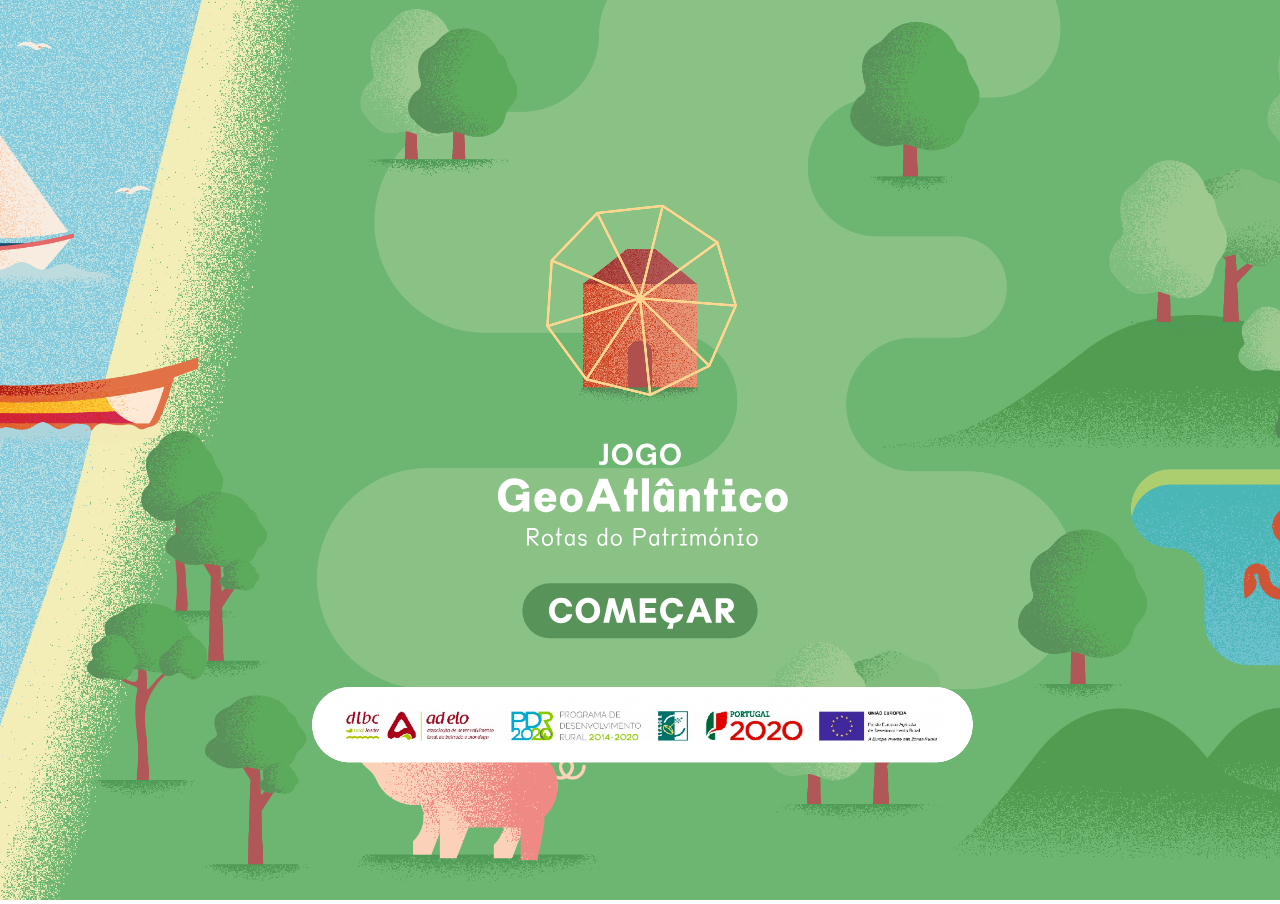
<file: index.html>
<!DOCTYPE html>
<html lang="pt">

<head>
    <meta charset="UTF-8">
    <meta name="viewport" content="width=device-width, initial-scale=1.0">
    <title>Jogo Adelo</title>
    <link rel="stylesheet" href="css/style.css">
</head>

<body>
    <div id="about" class="hide">
        <div class="content">
            <div class="close">
                <svg width="28" height="28" viewBox="0 0 28 28" xmlns="http://www.w3.org/2000/svg">
                    <path
                        d="M14 0C6.28048 0 0 6.28048 0 14C0 21.7195 6.28048 28 14 28C21.7195 28 28 21.7195 28 14C28 6.28048 21.7195 0 14 0ZM19.8309 18.3077L18.3077 19.8309L14 15.5232L9.69231 19.8309L8.16913 18.3077L12.4768 14L8.16913 9.69231L9.69231 8.16913L14 12.4768L18.3077 8.16913L19.8309 9.69231L15.5232 14L19.8309 18.3077Z">
                    </path>
                </svg>
            </div>
            <div class="textContainer">
                <div class="text">
                    <h1>Bem-vindo ao Jogo Educativo: “GeoAtlântico” – Rotas do Património</h1>
                    <p>Preparado para explorar a rica história e cultura de uma das regiões mais fascinantes de
                        Portugal? Neste jogo, vais ser desafiado a testar os teus conhecimentos sobre o Território de
                        Intervenção da AD ELO - Associação de Desenvolvimento Local da Bairrada e Mondego que abrange os
                        municípios de: Cantanhede, Figueira da Foz, Mealhada, Mira, Montemor-o-Velho e Penacova.</p>
                    <p>Aceita o desafio e descobre o quanto sabes sobre esta região, respondendo a perguntas e
                        curiosidades sobre o Património deste território! Vamos ver quantos pontos consegues acumular!
                    </p>
                    <p>O Jogo “GeoAtlântico” – Rotas do Património contém perguntas e respostas de escolha múltipla
                        sobre inúmeros elementos patrimoniais, num Quiz com um background interativo ilustrado e uma
                        roleta inicial de seleção do tipo de questão.</p>
                    <p>Desenvolvido no âmbito do projeto de LEADER “Cooperação 3G - Geoturismo, Geoeducação,
                        Geoconservação PDR2020-10.3-FEADER-064755”, o jogo está disponível em livre acesso com o
                        objetivo de ensinar a crianças ou adultos sobre a região e seus pontos turísticos.</p>
                    <p>Para saberes mais sobre o Território de Intervenção e sobre o seu Património consulta:</p>
                    <div class="buttonList">
                        <div class="buttonGroup">
                            <button class="green visit-btn" data-function="visitSite" style="width: 100%;">Ad elo</button>
                            <button class="green visit-btn" data-function="visitSite2">Rotas do Património</button>
                        </div>
                    </div>
                    <img src="data/logo_bar.png" class="logoBar">
                </div>
            </div>
        </div>
    </div>

    <div id="start" class="hide">
        <div class="content">
            <div class="textContainer">
                <div class="text">
                    <h2>Bem-vindo ao Jogo Educativo: “GeoAtlântico” – Rotas do Património</h2>
                    <p>Neste jogo, vais ser desafiado a testar os teus conhecimentos sobre o Território de Intervenção
                        da AD ELO - Associação de Desenvolvimento Local da Bairrada e Mondego
                        Vamos ver quantos pontos consegues acumular!</p>
                    <div class="buttonList">
                        <div class="buttonGroup">
                            <button class="green visit-btn" data-function="visitSite" style="width: 100%;">Ad elo</button>
                            <button class="green visit-btn" data-function="visitSite2">Rotas do Património</button>
                        </div>
                        <button class="red" id="play">Jogar</button>
                    </div>
                    <img src="data/logo_bar.png" class="logoBar">
                </div>
            </div>
        </div>
    </div>

    <script src="js/p5.min.js" type="text/javascript"></script>
    <script src="js/p5.sound.min.js" type="text/javascript"></script>

    <script src="js/game.js" type="text/javascript"></script>
    <script src="js/load.js" type="text/javascript"></script>
    <script src="js/map.js" type="text/javascript"></script>
    <script src="js/roulette.js" type="text/javascript"></script>
    <script src="js/quiz.js" type="text/javascript"></script>
    <script src="js/highscore.js" type="text/javascript"></script>
</body>

</html>
</file>
<file: css/style.css>
@import url('https://fonts.googleapis.com/css2?family=Plus+Jakarta+Sans:ital,wght@0,200..800;1,200..800&display=swap');

body,
html {
    margin: 0;
    padding: 0;
    height: 100%;
    overflow: hidden;
    user-select: none;
    touch-action: none;
    -webkit-user-select: none;
    position: relative;
    font-family: "Plus Jakarta Sans", sans-serif;
    font-optical-sizing: auto;
    font-style: normal;
}

#about,
#start {
    position: absolute;
    background: rgba(0, 0, 0, 0.4);
    width: 100%;
    height: 100%;

    display: flex;
    justify-content: center;
    align-items: center;
}

.content {
    width: 50%;
    height: auto;
    padding: 20px;
    background: white;
    border-radius: 24px;
    position: relative;
}

#start .content {
    color: white;
    background-color: #519C51;
    font-weight: 700;
    max-width: 500px;
}

.content .textContainer {
    overflow-y: auto;
    max-height: 50vh;
    min-height: 100px;
    position: relative;
}

.content .textContainer .text {
    gap: 12px;
    display: flex;
    flex-direction: column;
}

.content .textContainer .text > * {
    margin: 0;
}

.content .close {
    position: absolute;
    top: 0;
    right: 0;
    margin: 24px 48px 24px 24px;
    z-index: 10;
}

.buttonList {
    display: flex;
    justify-content: space-between;
    gap: 12px;
    margin-top: 24px !important;
    align-items: flex-end;
}

.buttonGroup {
    display: flex;
    flex-direction: row;
    gap: 12px;
    align-items: flex-end;
}

button {
    font-weight: 800;
    padding: 12px 24px;
    color: white;
    text-transform: uppercase;
    border: 0;
    border-radius: 12px;
    width: min-content;
    height: min-content;
}

button.green {
    background-color: #ADCE6F;
}

button.red {
    background-color: #BC4B4B;
}

#about.hide,
#start.hide {
    display: none;
}

img.logoBar {
    margin-top: 24px !important;
    width: 100%;
    max-width: 920px;
}

img.logo {
    min-width: 150px;
    width: 25%;
}

@media only screen and (max-width: 960px) {
    .content {
        width: 100%;
        margin: 16px;
    }

    .content .close {
        margin: 12px 48px 12px 12px;
    }

    .content .textContainer {
        margin-top: 24px;
        max-height: 80vh;
    }
}

@media only screen and (max-width: 425px) {
    .buttonList {
        display: flex;
        justify-content: space-between;
        gap: 12px;
        margin-top: 24px;
        align-items: flex-end;
    }

    .buttonGroup {
        flex-direction: column;
    }
}
</file>
